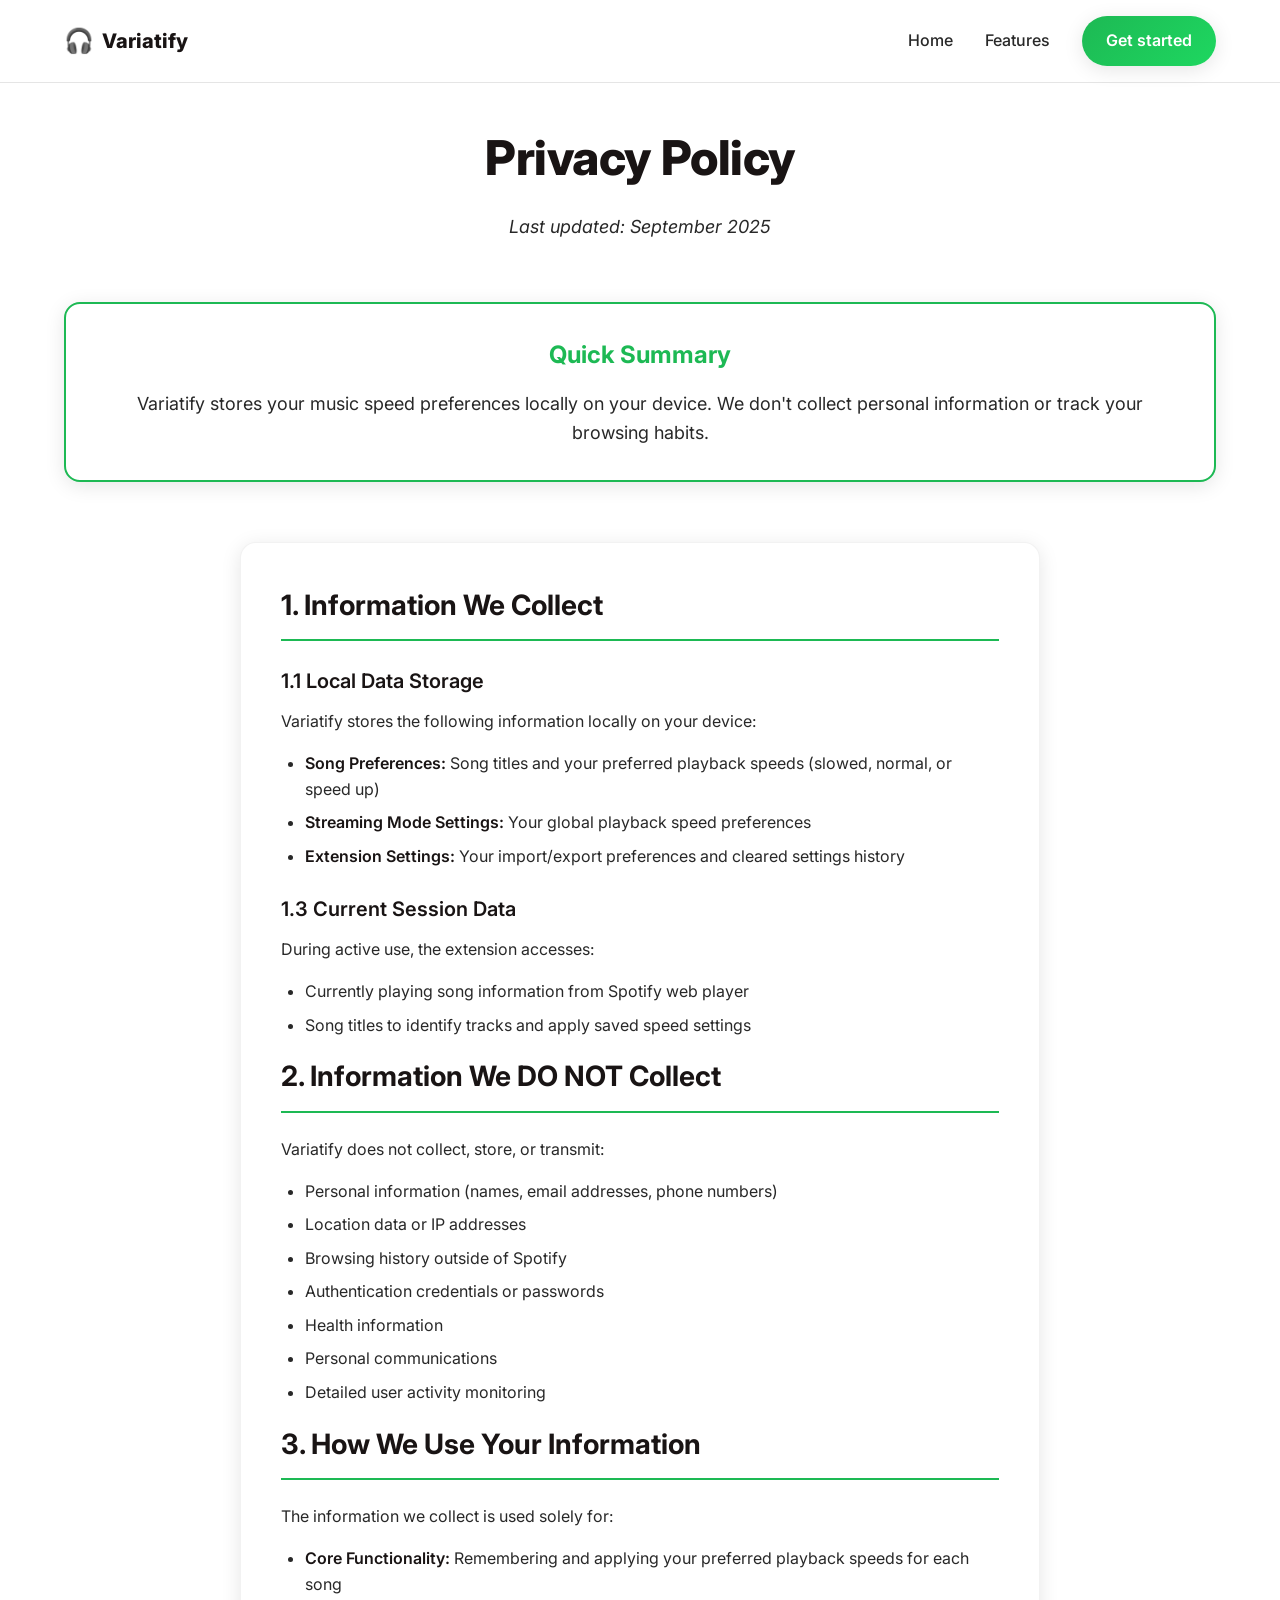
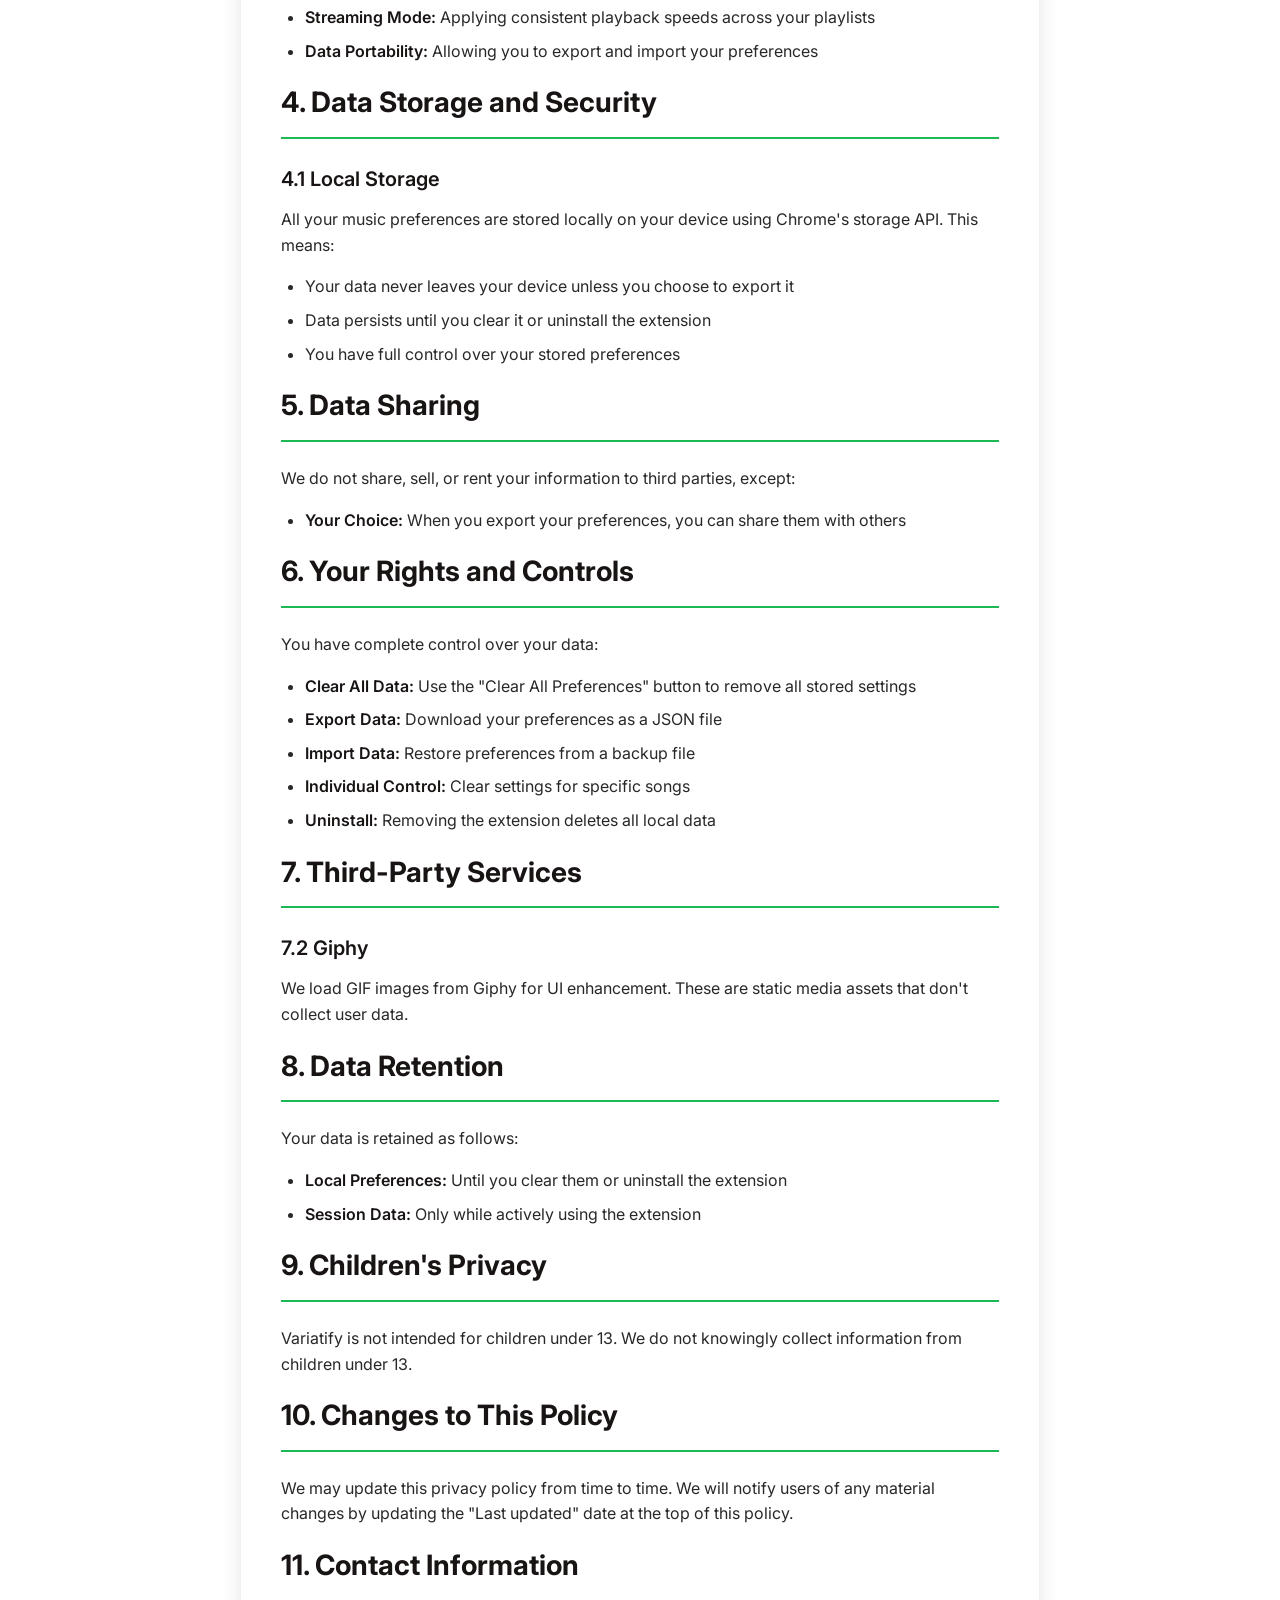
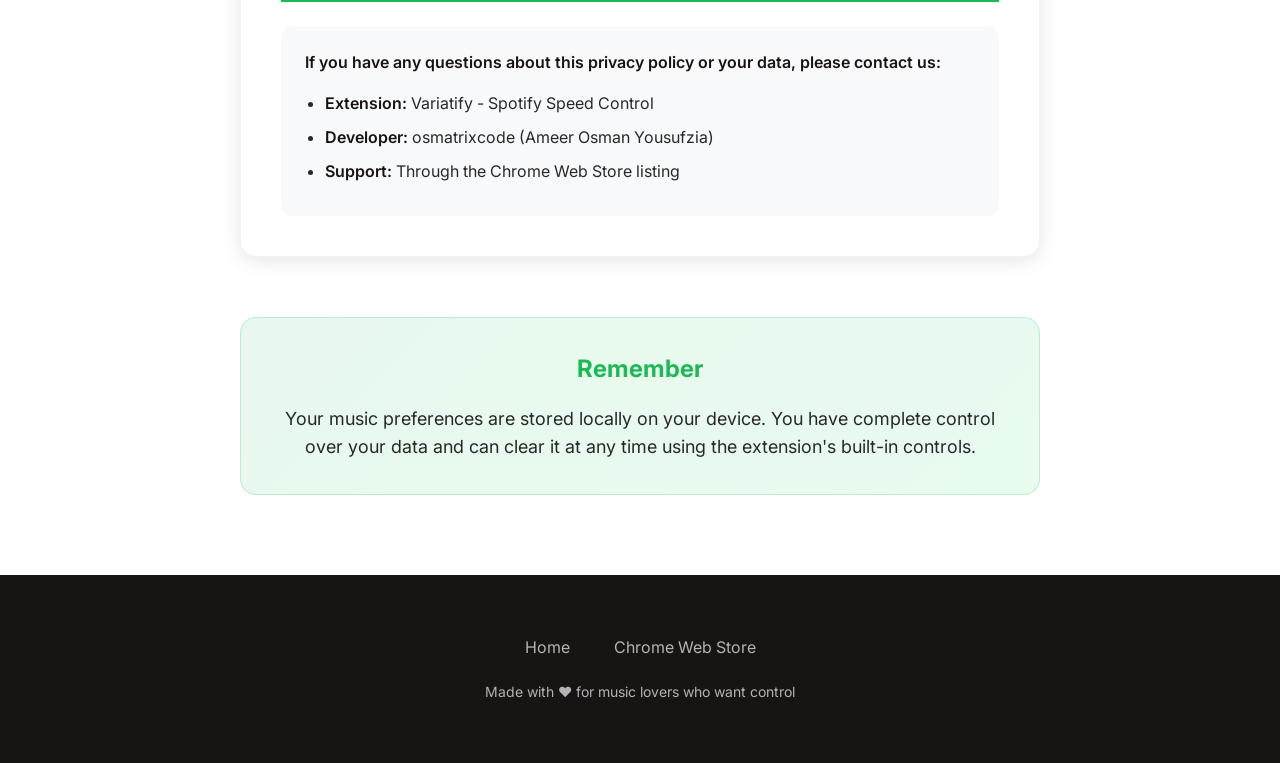
<file: privacy-policy.html>
<!doctype html>
<html lang="en">
  <head>
    <meta charset="UTF-8" />
    <meta name="viewport" content="width=device-width, initial-scale=1.0" />
    <title>Variatify - Privacy Policy</title>
    <link rel="stylesheet" href="main.css" />
    <link rel="preconnect" href="https://fonts.googleapis.com" />
    <link rel="preconnect" href="https://fonts.gstatic.com" crossorigin />
    <link
      href="https://fonts.googleapis.com/css2?family=Inter:wght@300;400;500;600;700;800;900&display=swap"
      rel="stylesheet"
    />
  </head>
  <body>
    <!-- Navigation -->
    <nav class="nav">
      <div class="nav-container">
        <div class="nav-logo">
          <span class="logo-icon">🎧</span>
          <span class="logo-text">Variatify</span>
        </div>
        <div class="nav-links">
          <a href="index.html" class="nav-link">Home</a>
          <a href="index.html#features" class="nav-link">Features</a>
          <a
            href="https://chromewebstore.google.com/detail/variatify-spotify-extensi/kaggiednlfijigkjankdbfpokdglpnlo"
            class="nav-cta"
            target="_blank"
            >Get started</a
          >
        </div>
      </div>
    </nav>

    <!-- Privacy Policy Content -->
    <section class="privacy-section">
      <div class="container">
        <div class="privacy-header">
          <h1 class="privacy-title">Privacy Policy</h1>
          <p class="privacy-subtitle">Last updated: September 2025</p>
        </div>

        <div class="privacy-summary">
          <div class="summary-card">
            <h3>Quick Summary</h3>
            <p>
              Variatify stores your music speed preferences locally on your
              device. We don't collect personal information or track your
              browsing habits.
            </p>
          </div>
        </div>

        <div class="privacy-content">
          <div class="privacy-section-card">
            <h2>1. Information We Collect</h2>

            <h3>1.1 Local Data Storage</h3>
            <p>
              Variatify stores the following information locally on your device:
            </p>
            <ul>
              <li>
                <strong>Song Preferences:</strong> Song titles and your
                preferred playback speeds (slowed, normal, or speed up)
              </li>
              <li>
                <strong>Streaming Mode Settings:</strong> Your global playback
                speed preferences
              </li>
              <li>
                <strong>Extension Settings:</strong> Your import/export
                preferences and cleared settings history
              </li>
            </ul>

            <h3>1.3 Current Session Data</h3>
            <p>During active use, the extension accesses:</p>
            <ul>
              <li>
                Currently playing song information from Spotify web player
              </li>
              <li>
                Song titles to identify tracks and apply saved speed settings
              </li>
            </ul>

            <h2>2. Information We DO NOT Collect</h2>
            <p>Variatify does not collect, store, or transmit:</p>
            <ul>
              <li>
                Personal information (names, email addresses, phone numbers)
              </li>
              <li>Location data or IP addresses</li>
              <li>Browsing history outside of Spotify</li>
              <li>Authentication credentials or passwords</li>
              <li>Health information</li>
              <li>Personal communications</li>
              <li>Detailed user activity monitoring</li>
            </ul>

            <h2>3. How We Use Your Information</h2>
            <p>The information we collect is used solely for:</p>
            <ul>
              <li>
                <strong>Core Functionality:</strong> Remembering and applying
                your preferred playback speeds for each song
              </li>
              <li>
                <strong>Streaming Mode:</strong> Applying consistent playback
                speeds across your playlists
              </li>
              <li>
                <strong>Data Portability:</strong> Allowing you to export and
                import your preferences
              </li>
            </ul>

            <h2>4. Data Storage and Security</h2>

            <h3>4.1 Local Storage</h3>
            <p>
              All your music preferences are stored locally on your device using
              Chrome's storage API. This means:
            </p>
            <ul>
              <li>
                Your data never leaves your device unless you choose to export
                it
              </li>
              <li>
                Data persists until you clear it or uninstall the extension
              </li>
              <li>You have full control over your stored preferences</li>
            </ul>

            <h2>5. Data Sharing</h2>
            <p>
              We do not share, sell, or rent your information to third parties,
              except:
            </p>
            <ul>
              <li>
                <strong>Your Choice:</strong> When you export your preferences,
                you can share them with others
              </li>
            </ul>

            <h2>6. Your Rights and Controls</h2>
            <p>You have complete control over your data:</p>
            <ul>
              <li>
                <strong>Clear All Data:</strong> Use the "Clear All Preferences"
                button to remove all stored settings
              </li>
              <li>
                <strong>Export Data:</strong> Download your preferences as a
                JSON file
              </li>
              <li>
                <strong>Import Data:</strong> Restore preferences from a backup
                file
              </li>
              <li>
                <strong>Individual Control:</strong> Clear settings for specific
                songs
              </li>
              <li>
                <strong>Uninstall:</strong> Removing the extension deletes all
                local data
              </li>
            </ul>

            <h2>7. Third-Party Services</h2>

            <h3>7.2 Giphy</h3>
            <p>
              We load GIF images from Giphy for UI enhancement. These are static
              media assets that don't collect user data.
            </p>

            <h2>8. Data Retention</h2>
            <p>Your data is retained as follows:</p>
            <ul>
              <li>
                <strong>Local Preferences:</strong> Until you clear them or
                uninstall the extension
              </li>
              <li>
                <strong>Session Data:</strong> Only while actively using the
                extension
              </li>
            </ul>

            <h2>9. Children's Privacy</h2>
            <p>
              Variatify is not intended for children under 13. We do not
              knowingly collect information from children under 13.
            </p>

            <h2>10. Changes to This Policy</h2>
            <p>
              We may update this privacy policy from time to time. We will
              notify users of any material changes by updating the "Last
              updated" date at the top of this policy.
            </p>

            <h2>11. Contact Information</h2>
            <div class="contact-info">
              <p>
                If you have any questions about this privacy policy or your
                data, please contact us:
              </p>
              <ul>
                <li>
                  <strong>Extension:</strong> Variatify - Spotify Speed Control
                </li>
                <li>
                  <strong>Developer:</strong> osmatrixcode (Ameer Osman
                  Yousufzia)
                </li>
                <li>
                  <strong>Support:</strong> Through the Chrome Web Store listing
                </li>
              </ul>
            </div>
          </div>

          <div class="privacy-reminder">
            <div class="reminder-card">
              <h3>Remember</h3>
              <p>
                Your music preferences are stored locally on your device. You
                have complete control over your data and can clear it at any
                time using the extension's built-in controls.
              </p>
            </div>
          </div>
        </div>
      </div>
    </section>

    <!-- Footer -->
    <footer class="footer">
      <div class="container">
        <div class="footer-content">
          <div class="footer-links">
            <a href="index.html">Home</a>
            <a
              href="https://chromewebstore.google.com/detail/variatify-spotify-extensi/kaggiednlfijigkjankdbfpokdglpnlo"
              target="_blank"
              >Chrome Web Store</a
            >
          </div>
          <p class="footer-text">
            Made with ❤️ for music lovers who want control
          </p>
        </div>
      </div>
    </footer>
  </body>
</html>
</file>
<file: main.css>
/* Reset and Base Styles */
* {
    box-sizing: border-box;
    margin: 0;
    padding: 0;
}

:root {
    --spotify-green: #1db954;
    --spotify-dark-green: #1ed760;
    --spotify-black: #191414;
    --spotify-dark-gray: #121212;
    --spotify-gray: #282828;
    --spotify-light-gray: #b3b3b3;
    --spotify-white: #ffffff;
    --gradient-primary: linear-gradient(135deg, #1db954 0%, #1ed760 100%);
    --gradient-dark: linear-gradient(135deg, #191414 0%, #282828 100%);
    --shadow-soft: 0 4px 20px rgba(0, 0, 0, 0.1);
    --shadow-medium: 0 8px 30px rgba(0, 0, 0, 0.15);
    --shadow-strong: 0 12px 40px rgba(0, 0, 0, 0.2);
}

body {
    font-family: 'Inter', -apple-system, BlinkMacSystemFont, 'Segoe UI', Roboto, sans-serif;
    line-height: 1.6;
    color: var(--spotify-black);
    background: var(--spotify-white);
    font-size: 16px;
    -webkit-font-smoothing: antialiased;
    -moz-osx-font-smoothing: grayscale;
    overflow-x: hidden;
}

.container {
    max-width: 1200px;
    margin: 0 auto;
    padding: 0 24px;
}

/* Navigation */
.nav {
    position: fixed;
    top: 0;
    left: 0;
    right: 0;
    background: rgba(255, 255, 255, 0.95);
    backdrop-filter: blur(20px);
    border-bottom: 1px solid rgba(0, 0, 0, 0.1);
    z-index: 1000;
    padding: 16px 0;
    transition: all 0.3s ease;
}

.nav-container {
    max-width: 1200px;
    margin: 0 auto;
    padding: 0 24px;
    display: flex;
    justify-content: space-between;
    align-items: center;
}

.nav-logo {
    display: flex;
    align-items: center;
    gap: 8px;
    font-weight: 800;
    font-size: 20px;
    color: var(--spotify-black);
    text-decoration: none;
}

.logo-icon {
    font-size: 24px;
}

.nav-links {
    display: flex;
    align-items: center;
    gap: 32px;
}

.nav-link {
    color: var(--spotify-gray);
    text-decoration: none;
    font-weight: 500;
    transition: color 0.2s ease;
    position: relative;
}

.nav-link:hover {
    color: var(--spotify-black);
}

.nav-link::after {
    content: '';
    position: absolute;
    bottom: -4px;
    left: 0;
    width: 0;
    height: 2px;
    background: var(--gradient-primary);
    transition: width 0.3s ease;
}

.nav-link:hover::after {
    width: 100%;
}

.nav-cta {
    background: var(--gradient-primary);
    color: var(--spotify-white);
    padding: 12px 24px;
    border-radius: 50px;
    text-decoration: none;
    font-weight: 600;
    transition: all 0.3s ease;
    box-shadow: var(--shadow-soft);
}

.nav-cta:hover {
    transform: translateY(-2px);
    box-shadow: var(--shadow-medium);
}

/* Hero Section */
.hero {
    min-height: 100vh;
    display: flex;
    align-items: center;
    position: relative;
    overflow: hidden;
    background: var(--spotify-white);
    padding-top: 100px;
}

.hero-background {
    position: absolute;
    top: 0;
    left: 0;
    right: 0;
    bottom: 0;
    z-index: 1;
}

.hero-gradient {
    position: absolute;
    top: 0;
    left: 0;
    right: 0;
    bottom: 0;
    background: linear-gradient(135deg, 
        rgba(29, 185, 84, 0.05) 0%, 
        rgba(30, 215, 96, 0.03) 50%, 
        rgba(29, 185, 84, 0.05) 100%);
}

.hero-particles {
    position: absolute;
    top: 0;
    left: 0;
    right: 0;
    bottom: 0;
    background-image: 
        radial-gradient(circle at 20% 20%, rgba(29, 185, 84, 0.1) 0%, transparent 50%),
        radial-gradient(circle at 80% 80%, rgba(30, 215, 96, 0.1) 0%, transparent 50%),
        radial-gradient(circle at 40% 60%, rgba(29, 185, 84, 0.05) 0%, transparent 50%);
    animation: float 20s ease-in-out infinite;
}

@keyframes float {
    0%, 100% { transform: translateY(0px) rotate(0deg); }
    33% { transform: translateY(-20px) rotate(1deg); }
    66% { transform: translateY(10px) rotate(-1deg); }
}

.hero-container {
    max-width: 1200px;
    margin: 0 auto;
    padding: 0 24px;
    display: grid;
    grid-template-columns: 1fr 1fr;
    gap: 80px;
    align-items: center;
    position: relative;
    z-index: 2;
}

.hero-content {
    max-width: 600px;
}

.hero-badge {
    display: inline-flex;
    align-items: center;
    gap: 8px;
    background: rgba(29, 185, 84, 0.1);
    color: var(--spotify-green);
    padding: 8px 16px;
    border-radius: 50px;
    font-size: 14px;
    font-weight: 600;
    margin-bottom: 24px;
    border: 1px solid rgba(29, 185, 84, 0.2);
}

.badge-icon {
    font-size: 16px;
}

.hero-title {
    font-size: 4.5rem;
    font-weight: 900;
    line-height: 1.1;
    margin-bottom: 24px;
    color: var(--spotify-black);
    letter-spacing: -0.02em;
}

.gradient-text {
    background: var(--gradient-primary);
    -webkit-background-clip: text;
    -webkit-text-fill-color: transparent;
    background-clip: text;
}

.hero-subtitle {
    font-size: 1.25rem;
    color: var(--spotify-gray);
    margin-bottom: 40px;
    line-height: 1.6;
}

.hero-cta {
    margin-bottom: 60px;
}

.cta-button {
    display: inline-flex;
    align-items: center;
    justify-content: center;
    gap: 12px;
    padding: 18px 36px;
    border-radius: 50px;
    font-weight: 700;
    font-size: 16px;
    text-decoration: none;
    transition: all 0.3s ease;
    border: none;
    cursor: pointer;
    position: relative;
    overflow: hidden;
}

.cta-button.primary {
    background: var(--gradient-primary);
    color: var(--spotify-white);
    box-shadow: var(--shadow-medium);
}

.cta-button.primary:hover {
    transform: translateY(-3px);
    box-shadow: var(--shadow-strong);
}

.cta-button.primary::before {
    content: '';
    position: absolute;
    top: 0;
    left: -100%;
    width: 100%;
    height: 100%;
    background: linear-gradient(90deg, transparent, rgba(255, 255, 255, 0.2), transparent);
    transition: left 0.5s ease;
}

.cta-button.primary:hover::before {
    left: 100%;
}

.cta-icon {
    font-size: 18px;
}

.cta-note {
    display: flex;
    align-items: center;
    gap: 8px;
    margin-top: 16px;
    color: var(--spotify-gray);
    font-size: 14px;
    font-weight: 500;
}

.checkmark {
    color: var(--spotify-green);
    font-weight: 700;
}

.hero-stats {
    display: flex;
    gap: 40px;
}

.stat {
    text-align: center;
}

.stat-number {
    font-size: 2rem;
    font-weight: 800;
    color: var(--spotify-black);
    margin-bottom: 4px;
}

.stat-label {
    font-size: 14px;
    color: var(--spotify-gray);
    font-weight: 500;
}

/* Hero Visual */
.hero-visual {
    position: relative;
    display: flex;
    justify-content: center;
    align-items: center;
}

.hero-video-container {
    position: relative;
    width: 100%;
    max-width: 500px;
    border-radius: 20px;
    overflow: hidden;
    box-shadow: var(--shadow-strong);
    background: var(--spotify-dark-gray);
}

.hero-video-container video {
    width: 100%;
    height: auto;
    display: block;
}

.video-overlay {
    position: absolute;
    top: 0;
    left: 0;
    right: 0;
    bottom: 0;
    background: rgba(0, 0, 0, 0.3);
    display: flex;
    align-items: center;
    justify-content: center;
    transition: all 0.3s ease;
}

.play-indicator {
    width: 80px;
    height: 80px;
    background: rgba(255, 255, 255, 0.9);
    border-radius: 50%;
    display: flex;
    align-items: center;
    justify-content: center;
    animation: pulse 2s infinite;
}

.play-circle {
    width: 0;
    height: 0;
    border-left: 20px solid var(--spotify-green);
    border-top: 12px solid transparent;
    border-bottom: 12px solid transparent;
    margin-left: 4px;
}

@keyframes pulse {
    0% { transform: scale(1); }
    50% { transform: scale(1.1); }
    100% { transform: scale(1); }
}

.hero-video-container.playing .video-overlay {
    opacity: 0;
    pointer-events: none;
    visibility: hidden;
}

/* Section Styles */
.section-header {
    text-align: center;
    margin-bottom: 60px;
}

.section-title {
    font-size: 3rem;
    font-weight: 800;
    margin-bottom: 16px;
    color: var(--spotify-black);
    letter-spacing: -0.01em;
}

.section-subtitle {
    font-size: 1.25rem;
    color: var(--spotify-gray);
    max-width: 600px;
    margin: 0 auto;
    line-height: 1.6;
}

/* Problem Section */
.problem-section {
    padding: 120px 0;
    background: #f8f9fa;
}

.problem-grid {
    display: grid;
    grid-template-columns: repeat(auto-fit, minmax(350px, 1fr));
    gap: 40px;
}

.problem-card {
    background: var(--spotify-white);
    border-radius: 20px;
    padding: 40px;
    text-align: center;
    transition: all 0.3s ease;
    box-shadow: var(--shadow-soft);
    border: 1px solid rgba(0, 0, 0, 0.05);
}

.problem-card:hover {
    transform: translateY(-8px);
    box-shadow: var(--shadow-strong);
}

.problem-icon {
    font-size: 64px;
    margin-bottom: 24px;
}

.problem-card h3 {
    font-size: 24px;
    font-weight: 700;
    margin-bottom: 16px;
    color: var(--spotify-black);
}

.problem-card p {
    color: var(--spotify-gray);
    line-height: 1.6;
    font-size: 16px;
}

/* Video Section */
.video-section {
    padding: 120px 0;
    background: var(--spotify-white);
}

.video-container {
    max-width: 900px;
    margin: 0 auto;
    border-radius: 20px;
    overflow: hidden;
    box-shadow: var(--shadow-strong);
    position: relative;
    background: var(--spotify-dark-gray);
    min-height: 500px;
    display: flex;
    align-items: center;
    justify-content: center;
}

.video-container video {
    width: 100%;
    height: auto;
    display: block;
}

.video-overlay {
    position: absolute;
    top: 0;
    left: 0;
    right: 0;
    bottom: 0;
    background: rgba(0, 0, 0, 0.6);
    display: flex;
    flex-direction: column;
    justify-content: center;
    align-items: center;
    transition: all 0.3s ease;
    cursor: pointer;
}

.video-overlay:hover {
    background: rgba(0, 0, 0, 0.5);
}

.play-button {
    width: 100px;
    height: 100px;
    background: var(--spotify-white);
    border-radius: 50%;
    display: flex;
    justify-content: center;
    align-items: center;
    margin-bottom: 20px;
    transition: all 0.3s ease;
    box-shadow: var(--shadow-medium);
}

.play-button:hover {
    transform: scale(1.1);
}

.play-icon {
    color: var(--spotify-green);
    width: 32px;
    height: 32px;
    margin-left: 4px;
}

.video-preview-text {
    color: var(--spotify-white);
    font-size: 20px;
    font-weight: 600;
    text-align: center;
    margin: 0;
}

.video-container.playing .video-overlay {
    opacity: 0;
    pointer-events: none;
    visibility: hidden;
}

/* Features Section */
.features-section {
    padding: 120px 0;
    background: #f8f9fa;
}

.features-grid {
    display: grid;
    grid-template-columns: repeat(auto-fit, minmax(350px, 1fr));
    gap: 40px;
}

.feature-card {
    background: var(--spotify-white);
    border-radius: 20px;
    padding: 40px;
    text-align: center;
    transition: all 0.3s ease;
    box-shadow: var(--shadow-soft);
    border: 1px solid rgba(0, 0, 0, 0.05);
    position: relative;
    overflow: hidden;
}

.feature-card::before {
    content: '';
    position: absolute;
    top: 0;
    left: 0;
    right: 0;
    height: 4px;
    background: var(--gradient-primary);
    transform: scaleX(0);
    transition: transform 0.3s ease;
}

.feature-card:hover::before {
    transform: scaleX(1);
}

.feature-card:hover {
    transform: translateY(-8px);
    box-shadow: var(--shadow-strong);
}

.feature-icon {
    font-size: 64px;
    margin-bottom: 24px;
}

.feature-card h3 {
    font-size: 24px;
    font-weight: 700;
    margin-bottom: 16px;
    color: var(--spotify-black);
}

.feature-card p {
    color: var(--spotify-gray);
    line-height: 1.6;
    font-size: 16px;
}


/* How It Works Section */
.how-it-works {
    padding: 120px 0;
    background: #f8f9fa;
}

.steps {
    display: grid;
    grid-template-columns: repeat(auto-fit, minmax(250px, 1fr));
    gap: 40px;
}

.step {
    text-align: center;
    position: relative;
}

.step-number {
    width: 80px;
    height: 80px;
    background: var(--gradient-primary);
    color: var(--spotify-white);
    border-radius: 50%;
    display: flex;
    align-items: center;
    justify-content: center;
    font-size: 32px;
    font-weight: 800;
    margin: 0 auto 24px;
    box-shadow: var(--shadow-medium);
}

.step h3 {
    font-size: 22px;
    font-weight: 700;
    margin-bottom: 12px;
    color: var(--spotify-black);
}

.step p {
    color: var(--spotify-gray);
    line-height: 1.5;
    font-size: 16px;
}

/* Testimonials Section */
.testimonials-section {
    padding: 120px 0;
    background: var(--spotify-white);
}

.testimonials-grid {
    display: grid;
    grid-template-columns: repeat(auto-fit, minmax(350px, 1fr));
    gap: 40px;
}

.testimonial-card {
    background: var(--spotify-white);
    border-radius: 20px;
    padding: 40px;
    box-shadow: var(--shadow-soft);
    border: 1px solid rgba(0, 0, 0, 0.05);
    transition: all 0.3s ease;
}

.testimonial-card:hover {
    transform: translateY(-4px);
    box-shadow: var(--shadow-medium);
}

.testimonial-content {
    margin-bottom: 24px;
}

.testimonial-content p {
    font-size: 18px;
    line-height: 1.6;
    color: var(--spotify-black);
    font-style: italic;
}

.testimonial-author {
    display: flex;
    align-items: center;
    gap: 16px;
}

.author-avatar {
    width: 50px;
    height: 50px;
    background: var(--gradient-primary);
    border-radius: 50%;
    display: flex;
    align-items: center;
    justify-content: center;
    font-size: 24px;
}

.author-name {
    font-weight: 700;
    color: var(--spotify-black);
    margin-bottom: 4px;
}

.author-title {
    font-size: 14px;
    color: var(--spotify-gray);
}

/* Playlist Section */
.playlist-section {
    padding: 120px 0;
    background: #f8f9fa;
}

.playlist-card {
    background: var(--spotify-white);
    border-radius: 20px;
    padding: 60px;
    text-align: center;
    box-shadow: var(--shadow-soft);
    border: 1px solid rgba(0, 0, 0, 0.05);
}

.playlist-title {
    font-size: 2.5rem;
    font-weight: 800;
    margin-bottom: 16px;
    color: var(--spotify-black);
}

.playlist-description {
    font-size: 1.25rem;
    color: var(--spotify-gray);
    margin-bottom: 32px;
    line-height: 1.6;
}

.spotify-embed-container {
    margin: 32px 0;
    border-radius: 12px;
    overflow: hidden;
    box-shadow: var(--shadow-medium);
    background: var(--spotify-white);
}

.spotify-embed-container iframe {
    border-radius: 12px;
    display: block;
}

.playlist-cta {
    margin-top: 24px;
    text-align: center;
}

.playlist-link {
    display: inline-flex;
    align-items: center;
    gap: 12px;
    background: var(--gradient-primary);
    color: var(--spotify-white);
    padding: 18px 36px;
    border-radius: 50px;
    text-decoration: none;
    font-weight: 700;
    font-size: 16px;
    transition: all 0.3s ease;
    box-shadow: var(--shadow-medium);
}

.playlist-link:hover {
    transform: translateY(-3px);
    box-shadow: var(--shadow-strong);
}

.playlist-icon {
    font-size: 18px;
}

/* Final CTA Section */
.final-cta {
    padding: 120px 0;
    background: var(--gradient-dark);
    color: var(--spotify-white);
    text-align: center;
}

.cta-content {
    max-width: 800px;
    margin: 0 auto;
}

.cta-title {
    font-size: 3rem;
    font-weight: 800;
    margin-bottom: 24px;
    color: var(--spotify-white);
}

.cta-description {
    font-size: 1.25rem;
    color: rgba(255, 255, 255, 0.8);
    margin-bottom: 40px;
    line-height: 1.6;
}

.cta-buttons {
    display: flex;
    flex-direction: column;
    align-items: center;
    gap: 20px;
}

.cta-button.large {
    padding: 20px 40px;
    font-size: 18px;
}

.cta-guarantee {
    display: flex;
    align-items: center;
    gap: 8px;
    color: rgba(255, 255, 255, 0.7);
    font-size: 14px;
    font-weight: 500;
}

.guarantee-icon {
    color: var(--spotify-green);
    font-weight: 700;
}

/* Footer */
.footer {
    padding: 60px 0;
    background: var(--spotify-black);
    color: var(--spotify-white);
}

.footer-content {
    text-align: center;
}

.footer-links {
    margin-bottom: 20px;
}

.footer-links a {
    color: var(--spotify-light-gray);
    text-decoration: none;
    margin: 0 20px;
    transition: color 0.2s ease;
}

.footer-links a:hover {
    color: var(--spotify-white);
}

.footer-text {
    color: var(--spotify-light-gray);
    font-size: 14px;
}

/* Responsive Design */
@media (max-width: 768px) {
    .nav-links {
        gap: 16px;
    }
    
    .nav-link {
        display: none;
    }
    
    .hero-container {
        grid-template-columns: 1fr;
        gap: 40px;
        text-align: center;
    }
    
    .hero-title {
        font-size: 3rem;
    }
    
    .hero-subtitle {
        font-size: 1.125rem;
    }
    
    .hero-stats {
        justify-content: center;
        gap: 20px;
    }
    
    .section-title {
        font-size: 2.5rem;
    }
    
    .problem-grid,
    .features-grid,
    .testimonials-grid {
        grid-template-columns: 1fr;
    }
    
    .steps {
        grid-template-columns: 1fr;
    }
    
    .container {
        padding: 0 16px;
    }
    
    .hero {
        padding: 120px 0 80px;
    }
    
    .problem-section,
    .video-section,
    .features-section,
    .how-it-works,
    .testimonials-section,
    .playlist-section,
    .final-cta {
        padding: 80px 0;
    }
    
    .playlist-card {
        padding: 40px 20px;
    }
    
    .spotify-embed-container {
        margin: 24px 0;
    }
    
    .spotify-embed-container iframe {
        height: 300px;
    }
}

@media (max-width: 480px) {
    .hero-title {
        font-size: 2.5rem;
    }
    
    .hero-subtitle {
        font-size: 1rem;
    }
    
    .cta-button {
        padding: 16px 28px;
        font-size: 15px;
    }
    
    .cta-button.large {
        padding: 18px 32px;
        font-size: 16px;
    }
    
    .section-title {
        font-size: 2rem;
    }
    
    .cta-title {
        font-size: 2.5rem;
    }
    
    .cta-description {
        font-size: 1.125rem;
    }
    
    .hero-stats {
        flex-direction: column;
        gap: 16px;
    }
    
    .hero {
        padding: 100px 0 60px;
    }
}

/* Privacy Policy Page Styles */
.privacy-section {
    padding: 120px 0 80px;
    background: var(--spotify-white);
    min-height: 100vh;
}

.privacy-header {
    text-align: center;
    margin-bottom: 60px;
}

.privacy-title {
    font-size: 3rem;
    font-weight: 800;
    color: var(--spotify-black);
    margin-bottom: 16px;
    letter-spacing: -0.01em;
}

.privacy-subtitle {
    font-size: 1.125rem;
    color: var(--spotify-gray);
    font-style: italic;
}

.privacy-summary {
    margin-bottom: 60px;
}

.summary-card {
    background: var(--spotify-white);
    border: 2px solid var(--spotify-green);
    border-radius: 16px;
    padding: 32px;
    text-align: center;
    box-shadow: var(--shadow-soft);
}

.summary-card h3 {
    font-size: 1.5rem;
    font-weight: 700;
    color: var(--spotify-green);
    margin-bottom: 16px;
}

.summary-card p {
    font-size: 1.125rem;
    color: var(--spotify-gray);
    line-height: 1.6;
    margin: 0;
}

.privacy-content {
    max-width: 800px;
    margin: 0 auto;
}

.privacy-section-card {
    background: var(--spotify-white);
    border-radius: 16px;
    padding: 40px;
    margin-bottom: 32px;
    box-shadow: var(--shadow-soft);
    border: 1px solid rgba(0, 0, 0, 0.05);
}

.privacy-section-card h2 {
    font-size: 1.75rem;
    font-weight: 700;
    color: var(--spotify-black);
    margin-bottom: 24px;
    padding-bottom: 12px;
    border-bottom: 2px solid var(--spotify-green);
}

.privacy-section-card h3 {
    font-size: 1.25rem;
    font-weight: 600;
    color: var(--spotify-black);
    margin: 24px 0 12px 0;
}

.privacy-section-card p {
    font-size: 1rem;
    color: var(--spotify-gray);
    line-height: 1.6;
    margin-bottom: 16px;
}

.privacy-section-card ul {
    margin: 16px 0;
    padding-left: 24px;
}

.privacy-section-card li {
    font-size: 1rem;
    color: var(--spotify-gray);
    line-height: 1.6;
    margin-bottom: 8px;
}

.privacy-section-card strong {
    color: var(--spotify-black);
    font-weight: 600;
}

.contact-info {
    background: #f8f9fa;
    border-radius: 12px;
    padding: 24px;
    margin-top: 24px;
}

.contact-info p {
    font-weight: 600;
    color: var(--spotify-black);
    margin-bottom: 16px;
}

.contact-info ul {
    margin: 0;
    padding-left: 20px;
}

.contact-info li {
    margin-bottom: 8px;
}

.privacy-reminder {
    margin-top: 60px;
}

.reminder-card {
    background: linear-gradient(135deg, rgba(29, 185, 84, 0.1), rgba(30, 215, 96, 0.1));
    border: 1px solid rgba(29, 185, 84, 0.2);
    border-radius: 16px;
    padding: 32px;
    text-align: center;
}

.reminder-card h3 {
    font-size: 1.5rem;
    font-weight: 700;
    color: var(--spotify-green);
    margin-bottom: 16px;
}

.reminder-card p {
    font-size: 1.125rem;
    color: var(--spotify-gray);
    line-height: 1.6;
    margin: 0;
}

/* Privacy Policy Responsive */
@media (max-width: 768px) {
    .privacy-section {
        padding: 100px 0 60px;
    }
    
    .privacy-title {
        font-size: 2.5rem;
    }
    
    .privacy-section-card {
        padding: 24px;
        margin-bottom: 24px;
    }
    
    .privacy-section-card h2 {
        font-size: 1.5rem;
    }
    
    .summary-card,
    .reminder-card {
        padding: 24px;
    }
}

@media (max-width: 480px) {
    .privacy-title {
        font-size: 2rem;
    }
    
    .privacy-section-card {
        padding: 20px;
    }
    
    .privacy-section-card h2 {
        font-size: 1.25rem;
    }
    
    .summary-card,
    .reminder-card {
        padding: 20px;
    }
}

/* Smooth scrolling */
html {
    scroll-behavior: smooth;
}

/* Focus styles for accessibility */
.cta-button:focus,
.nav-link:focus,
.playlist-link:focus {
    outline: 2px solid var(--spotify-green);
    outline-offset: 2px;
}

/* Animation for cards on scroll */
@keyframes fadeInUp {
    from {
        opacity: 0;
        transform: translateY(30px);
    }
    to {
        opacity: 1;
        transform: translateY(0);
    }
}

.problem-card,
.feature-card,
.audience-card,
.testimonial-card {
    animation: fadeInUp 0.6s ease-out;
}

/* Loading animation */
@keyframes shimmer {
    0% { transform: translateX(-100%); }
    100% { transform: translateX(100%); }
}

.cta-button.primary::after {
    content: '';
    position: absolute;
    top: 0;
    left: -100%;
    width: 100%;
    height: 100%;
    background: linear-gradient(90deg, transparent, rgba(255, 255, 255, 0.2), transparent);
    animation: shimmer 2s infinite;
}
</file>
